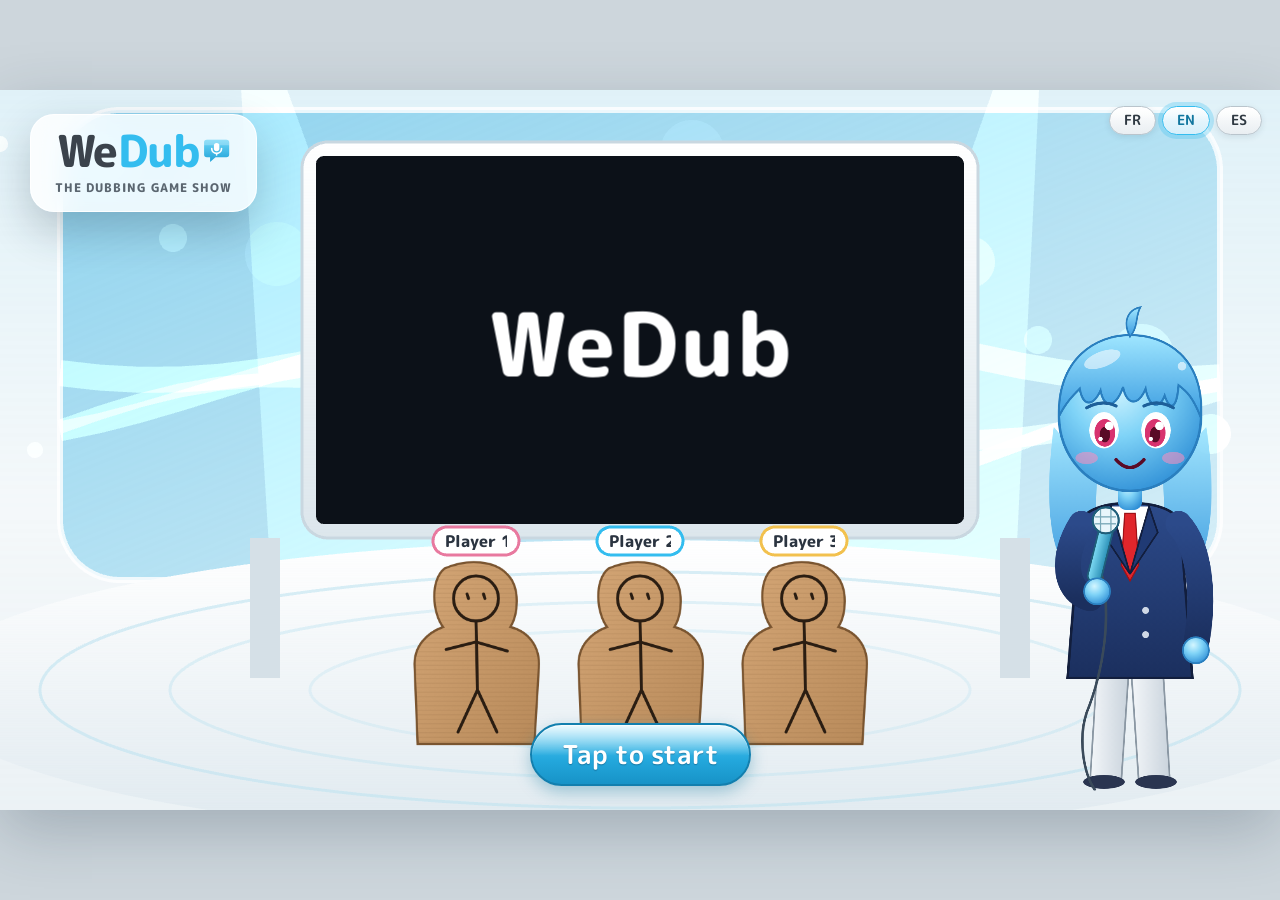
<file: wedub/index.html>
<!doctype html>
<html lang="fr">
  <head>
    <meta charset="UTF-8" />
    <link rel="icon" type="image/svg+xml" href="data:image/svg+xml,%3Csvg xmlns='http://www.w3.org/2000/svg' viewBox='0 0 64 64'%3E%3Crect width='64' height='64' rx='16' fill='%231b9dc4'/%3E%3Crect x='24' y='10' width='16' height='28' rx='8' fill='%23fff'/%3E%3Cpath d='M16 30a16 16 0 0 0 32 0M32 46v8M24 54h16' stroke='%23fff' stroke-width='4' fill='none' stroke-linecap='round'/%3E%3C/svg%3E" />
    <meta name="viewport" content="width=device-width, initial-scale=1.0, maximum-scale=1.0, viewport-fit=cover" />
    <meta name="apple-mobile-web-app-capable" content="yes" />
    <meta name="mobile-web-app-capable" content="yes" />
    <meta name="apple-mobile-web-app-status-bar-style" content="black-translucent" />
    <meta name="apple-mobile-web-app-title" content="WeDub" />
    <link rel="apple-touch-icon" href="./icon-180.png" />
    <link rel="manifest" href="./manifest.webmanifest" />
    <meta name="theme-color" content="#1b9dc4" />
    <meta name="description" content="WeDub : le jeu télé du doublage. Imite des répliques, double des scènes, seul, entre amis ou en stream." />
    <title>WeDub</title>
    <script type="module" crossorigin src="./assets/index-DG8r5NVm.js"></script>
    <link rel="modulepreload" crossorigin href="./assets/CanvasPool-O_8k9jVW.js">
    <link rel="modulepreload" crossorigin href="./assets/canvasUtils-DHiBpmSz.js">
    <link rel="modulepreload" crossorigin href="./assets/RenderTargetSystem-CHWUCnC7.js">
    <link rel="modulepreload" crossorigin href="./assets/getTextureBatchBindGroup-CDnZS9mH.js">
    <link rel="modulepreload" crossorigin href="./assets/getTexelRangeRects-5CG6mIA2.js">
    <link rel="stylesheet" crossorigin href="./assets/index-CFDF37Ud.css">
  </head>
  <body>
    <div id="root"></div>
  </body>
</html>
</file>
<file: wedub/assets/index-CFDF37Ud.css>
@font-face{font-family:"M PLUS Rounded 1c";font-style:normal;font-display:swap;font-weight:500;src:url(./m-plus-rounded-1c-latin-500-normal-D4L1U0OF.woff2)format("woff2"),url(./m-plus-rounded-1c-latin-500-normal-udtNJXmd.woff)format("woff")}@font-face{font-family:"M PLUS Rounded 1c";font-style:normal;font-display:swap;font-weight:700;src:url(./m-plus-rounded-1c-latin-700-normal-BYs1YzuX.woff2)format("woff2"),url(./m-plus-rounded-1c-latin-700-normal-DpYetMpZ.woff)format("woff")}@font-face{font-family:"M PLUS Rounded 1c";font-style:normal;font-display:swap;font-weight:800;src:url(./m-plus-rounded-1c-latin-800-normal-941enk6N.woff2)format("woff2"),url(./m-plus-rounded-1c-latin-800-normal-B5F1WBCU.woff)format("woff")}@font-face{font-family:"M PLUS Rounded 1c";font-style:normal;font-display:swap;font-weight:500;src:url(./m-plus-rounded-1c-latin-ext-500-normal-CGyGcroA.woff2)format("woff2"),url(./m-plus-rounded-1c-latin-ext-500-normal-CWMn22x0.woff)format("woff")}@font-face{font-family:"M PLUS Rounded 1c";font-style:normal;font-display:swap;font-weight:700;src:url(./m-plus-rounded-1c-latin-ext-700-normal-8QQsdmZa.woff2)format("woff2"),url(./m-plus-rounded-1c-latin-ext-700-normal-Cb8mSewo.woff)format("woff")}@font-face{font-family:"M PLUS Rounded 1c";font-style:normal;font-display:swap;font-weight:800;src:url(./m-plus-rounded-1c-latin-ext-800-normal-C01CBpaL.woff2)format("woff2"),url(./m-plus-rounded-1c-latin-ext-800-normal-2Q1MVESn.woff)format("woff")}:root{--bg:#f3f6f8;--surface:#fff;--surface-2:#f4f7f9;--ink:#2f3942;--ink-soft:#5b6670;--ink-faint:#7d8891;--line:#d5dde3;--line-strong:#b9c4cc;--sky:#34bdef;--sky-deep:#12779f;--sky-soft:#e4f5fc;--sun:#f2c14e;--sun-deep:#8a6400;--pink:#e8799f;--pink-deep:#a8345c;--mint:#6cc9a1;--mint-deep:#1d7a52;--grape:#9b8fe0;--tangerine:#f0a05a;--twitch:#6b2fd6;--night:#0d1118;--on-dark:#f2f6f9;--on-dark-soft:#c3ced8;--cyan:#7fd6f2;--red:#c8364a;--title-font:"M PLUS Rounded 1c", system-ui, sans-serif;--body-font:"M PLUS Rounded 1c", system-ui, -apple-system, "Segoe UI", sans-serif;--fs-xs:12px;--fs-sm:14px;--fs-md:16px;--fs-lg:20px;--fs-xl:26px;--fs-2xl:34px;--fs-3xl:48px;--r-sm:10px;--r-md:16px;--r-lg:24px;--r-pill:999px;--sp-1:4px;--sp-2:8px;--sp-3:12px;--sp-4:16px;--sp-5:24px;--sp-6:32px;--gloss:linear-gradient(180deg, #ffffffe6 0%, #fff0 52%);--sh-1:0 1px 0 #fff inset, 0 2px 6px #1e32461a;--sh-2:0 1px 0 #fff inset, 0 8px 22px #1e32461f, 0 2px 6px #1e324614;--sh-3:0 18px 44px #14283c3d;--focus:0 0 0 4px #34bdef47;--glass:#ffffffd1;--t-fast:.14s;--t-med:.24s;--t-slow:.42s;--ease:cubic-bezier(.2, .8, .3, 1);--ease-bounce:cubic-bezier(.3, 1.45, .5, 1);--z-world:0;--z-screen:1;--z-content:2;--z-fx:3;--z-ui:10;--z-hud:20;--z-overlay:50;--z-modal:60;--z-toast:80;--panel-shadow:var(--sh-2);--lightningcss-light:initial;--lightningcss-dark: ;color-scheme:light}*{box-sizing:border-box}html,body,#root{height:100%;margin:0}body{touch-action:manipulation;-webkit-tap-highlight-color:transparent;-webkit-touch-callout:none;color:var(--ink);font-family:var(--body-font);-webkit-font-smoothing:antialiased;-webkit-user-select:none;user-select:none;background:#d9e1e6;font-weight:500;overflow:hidden}input,textarea,select{-webkit-user-select:text;user-select:text;font-family:inherit}button{font-family:inherit}:focus-visible{box-shadow:var(--focus);outline:none}.viewport{background:#cdd6dc;place-items:center;display:grid;position:fixed;inset:0}.stage{transform-origin:0 0;background:var(--bg);width:1280px;height:720px;position:absolute;top:50%;left:50%;overflow:hidden;box-shadow:0 20px 60px #1e324640}.screen{z-index:var(--z-screen);position:absolute;inset:0}.screen.over-world{background:0 0}.reduce-motion *,.reduce-motion :before,.reduce-motion :after{transition-duration:1ms!important;animation-duration:1ms!important;animation-iteration-count:1!important}.bg-light,.bg-wii{background:repeating-linear-gradient(#fff0 0 5px,#ffffffd9 5px 6px),linear-gradient(#f8fafb 0%,#e8eef2 100%)}.bg-dark,.bg-booth{--ink:#eef4f8;--ink-soft:#b9c7d2;--ink-faint:#8fa1b0;--line:#ffffff24;--line-strong:#ffffff3d;--surface:#ffffff12;--surface-2:#ffffff0d;--sky-soft:#34bdef29;--sky-deep:#7fd6f2;--glass:#141c26b8;--sh-1:0 2px 6px #00000040;--sh-2:0 10px 26px #00000059;color:var(--ink);background:radial-gradient(at 50% -10%,#33414f 0%,#1d2731 55%,#141b22 100%)}.bg-dark .panel,.bg-dark .light-panel,.bg-dark .modal,.bg-dark .overlay,.bg-dark .bg-sunburst,.bg-dark .glass,.bg-dark .dialog,.bg-dark .chip,.bg-dark .toast{--ink:#2f3942;--ink-soft:#5b6670;--ink-faint:#7d8891;--line:#d5dde3;--line-strong:#b9c4cc;--surface:#fff;--surface-2:#f4f7f9;--sky-soft:#e4f5fc;--sky-deep:#12779f;--glass:#ffffffd1;--sh-1:0 1px 0 #fff inset, 0 2px 6px #1e32461a;--sh-2:0 1px 0 #fff inset, 0 8px 22px #1e32461f, 0 2px 6px #1e324614;color:var(--ink)}.bg-dark .btn:not(.primary):not(.go):not(.rec):not(.danger){color:var(--ink);border-color:var(--line-strong);box-shadow:var(--sh-1);background:linear-gradient(#ffffff24,#ffffff0d)}.bg-dark .btn.selected:not(.primary):not(.go){color:#fff;border-color:var(--sky);background:#34bdef38}.bg-dark .panel .btn:not(.primary):not(.go):not(.rec):not(.danger),.bg-dark .modal .btn:not(.primary):not(.go):not(.rec):not(.danger),.bg-dark .bg-sunburst .btn:not(.primary):not(.go):not(.rec):not(.danger){background:var(--gloss), linear-gradient(180deg, #fff 0%, #e9eef2 100%);color:var(--ink);border-color:var(--line-strong)}.bg-dark .tv{background:linear-gradient(#3a4856,#27323d);border-color:#ffffff1f}.bg-dark .panel .btn.selected:not(.primary):not(.go),.bg-dark .modal .btn.selected:not(.primary):not(.go){background:var(--gloss), linear-gradient(180deg, #f2fbff, #d6effa);color:var(--sky-deep);border-color:var(--sky);box-shadow:var(--focus)}.bg-dark .corner{color:var(--ink);border-color:var(--line-strong);background:#141c26b8}.bg-sunburst{background:radial-gradient(circle at 50% 40%,#fff 0%,#e7f4fa 45%,#cfe6f1 100%)}.title-text{font-family:var(--title-font);color:var(--ink);letter-spacing:.01em;text-shadow:0 1px #fff,0 6px 18px #283c501f;overflow-wrap:anywhere;font-weight:800;line-height:1.08}.title-text.light{color:#fff;text-shadow:0 2px 10px #00000073}.title-text.sky{color:var(--sky-deep)}.h-title{font-family:var(--title-font);color:var(--ink);font-weight:800;line-height:1.15}.eyebrow{font-weight:800;font-size:var(--fs-xs);letter-spacing:.08em;text-transform:uppercase;color:var(--ink-soft)}.btn{appearance:none;border:2px solid var(--line-strong);border-radius:var(--r-pill);background:var(--gloss), linear-gradient(180deg, #fff 0%, #e9eef2 100%);color:var(--ink);font-family:var(--title-font);font-weight:700;font-size:var(--fs-lg);cursor:pointer;box-shadow:var(--sh-1);transition:transform var(--t-fast) var(--ease-bounce), box-shadow var(--t-fast), border-color var(--t-fast), background var(--t-fast);justify-content:center;align-items:center;gap:var(--sp-2);white-space:nowrap;padding:9px 22px;line-height:1.2;display:inline-flex;position:relative}.btn svg{flex-shrink:0}.btn:hover:not(:disabled){border-color:var(--sky);box-shadow:var(--focus), 0 6px 14px #283c501f;transform:translateY(-1px)scale(1.02)}.btn:active:not(:disabled){transition-duration:60ms;transform:translateY(1px)scale(.97)}.btn:disabled{opacity:.5;cursor:default}.btn.selected{border-color:var(--sky);background:var(--gloss), linear-gradient(180deg, #f2fbff, #d6effa);color:var(--sky-deep);box-shadow:var(--focus)}.btn.big{font-size:var(--fs-xl);padding:14px 30px}.btn.small{font-size:var(--fs-sm);border-width:1.5px;padding:5px 14px}.btn.primary,.btn.go{background:var(--gloss), linear-gradient(180deg, #5ccdf4 0%, #23a7dc 60%, #1793c7 100%);color:#fff;text-shadow:0 1px 1px #00284659;border-color:#127fae;box-shadow:inset 0 1px #fff9,0 6px 16px #12779f59}.btn.primary:hover:not(:disabled),.btn.go:hover:not(:disabled){box-shadow:0 1px 0 #fff9 inset, var(--focus), 0 8px 20px #12779f66;border-color:#0f6e98}.btn.danger{background:var(--gloss), linear-gradient(180deg, #fff, #f9e3ea);color:var(--pink-deep);border-color:#d99ab0}.btn.rec{background:var(--gloss), linear-gradient(180deg, #ef7e9f, #cf4a6c);color:#fff;text-shadow:0 1px 1px #3c001459;border-color:#b13c5c;animation:1.6s ease-in-out infinite rec-pulse}@keyframes rec-pulse{50%{box-shadow:0 0 0 8px #cf4a6c29}}.corner{bottom:var(--sp-4);font-family:var(--title-font);font-weight:700;font-size:var(--fs-md);color:var(--ink);background:var(--gloss), var(--glass);-webkit-backdrop-filter:blur(10px);backdrop-filter:blur(10px);border:1.5px solid var(--line-strong);border-radius:var(--r-pill);cursor:pointer;box-shadow:var(--sh-1);z-index:var(--z-hud);transition:border-color var(--t-fast), box-shadow var(--t-fast), transform var(--t-fast) var(--ease-bounce);align-items:center;gap:6px;padding:8px 18px;display:inline-flex;position:absolute}.corner:hover{border-color:var(--sky);box-shadow:var(--focus);transform:scale(1.03)}.corner.left{left:var(--sp-4)}.corner.right{right:var(--sp-4)}.crumb{left:20px;top:var(--sp-4);font-family:var(--title-font);font-weight:800;font-size:var(--fs-sm);color:var(--ink-soft);letter-spacing:.04em;z-index:var(--z-ui);align-items:center;gap:var(--sp-2);display:flex;position:absolute}.crumb:before{content:"";background:var(--sky);border-radius:50%;width:10px;height:10px;box-shadow:0 0 0 4px #34bdef33}.light-panel,.panel{background:var(--surface);border:1.5px solid var(--line);border-radius:var(--r-lg);box-shadow:var(--sh-2);color:var(--ink)}.glass{background:var(--glass);-webkit-backdrop-filter:blur(14px)saturate(1.2);backdrop-filter:blur(14px)saturate(1.2);border-radius:var(--r-lg);box-shadow:var(--sh-3);color:var(--ink);border:1.5px solid #fffffff2}.side-panel{background:var(--surface);border:1.5px solid var(--line);border-radius:var(--r-lg);padding:var(--sp-3);box-shadow:var(--sh-2);flex-direction:column;gap:10px;display:flex}.side-panel .btn{font-size:var(--fs-md);width:100%;padding:8px 10px}.side-panel h4{text-align:center;font-family:var(--title-font);font-weight:800;font-size:var(--fs-md);margin:0 0 2px}.tv{border-radius:var(--r-lg);background:var(--gloss), linear-gradient(180deg, #fff, #e2e9ee);border:1.5px solid var(--line);box-shadow:var(--sh-2);padding:10px;position:absolute}.tv-screen{background:var(--night);border-radius:var(--r-md);width:100%;height:100%;position:relative;overflow:hidden}.tv-screen video,.tv-screen img.still{object-fit:contain;width:100%;height:100%;position:absolute;inset:0}.tv-screen .no-media{color:#789;place-items:center;display:grid;position:absolute;inset:0}.line-block{justify-content:flex-end;align-items:center;gap:var(--sp-2);z-index:var(--z-ui);pointer-events:none;flex-direction:column;display:flex;position:absolute}.line-block>*{pointer-events:auto}.line-text{text-align:center;max-width:100%;font-weight:700;font-size:var(--fs-lg);color:#fff;border-radius:var(--r-md);overflow-wrap:anywhere;background:#10161ed6;padding:6px 16px;line-height:1.35;box-shadow:0 4px 14px #0003}.line-text b{color:var(--cyan)}.wavebox{border-radius:var(--r-md);background:#101822f0;border:1.5px solid #7fd6f2cc;flex-shrink:0;position:relative;overflow:hidden;box-shadow:0 10px 26px #14283c4d}.wavebox.abs{position:absolute}.wavebox canvas{width:100%;height:100%;display:block}.caption{text-align:center;font-weight:700;font-size:var(--fs-lg);color:var(--ink);padding:0 60px;position:absolute;left:0;right:0}.dialog{background:var(--gloss), var(--glass);-webkit-backdrop-filter:blur(14px);backdrop-filter:blur(14px);border-radius:var(--r-lg);color:var(--ink);font-weight:700;font-size:var(--fs-lg);box-shadow:var(--sh-3);cursor:pointer;min-height:96px;z-index:var(--z-ui);border:1.5px solid #fffffff2;padding:22px 28px 26px;line-height:1.4;position:absolute}.dialog .speaker{background:var(--sky-deep);color:#fff;font-family:var(--title-font);font-weight:800;font-size:var(--fs-sm);letter-spacing:.05em;border-radius:var(--r-pill);padding:3px 14px;position:absolute;top:-14px;left:26px;box-shadow:0 4px 10px #12779f59}.dialog .next-dot{background:var(--sky);border-radius:50%;width:12px;height:12px;animation:2.4s ease-in-out infinite soft-pulse;position:absolute;bottom:14px;right:20px}.host-bubble{max-width:860px;z-index:var(--z-hud);background:var(--gloss), #fff;border:1.5px solid var(--line);border-radius:var(--r-pill);font-weight:700;font-size:var(--fs-md);color:var(--ink);box-shadow:var(--sh-2);white-space:nowrap;text-overflow:ellipsis;padding:6px 18px;position:absolute;top:8px;left:50%;overflow:hidden;transform:translate(-50%)}.host-bubble b{color:var(--pink-deep)}.list-row{color:var(--ink-soft);cursor:pointer;transition:background var(--t-fast);border-bottom:1px solid #e8eef1;align-items:center;gap:10px;padding:10px 14px;font-weight:700;display:flex}.list-row:last-child{border-bottom:0}.list-row:hover{background:#f2f9fc}.list-row.active{color:var(--ink);background:var(--sky-soft)}.field{font-weight:800;font-size:var(--fs-sm);color:var(--ink-soft);flex-direction:column;gap:6px;display:flex}.field input[type=text],.field input[type=password],.field select,.text-input,.select{font-size:var(--fs-md);border-radius:var(--r-md);border:1.5px solid var(--line-strong);color:var(--ink);background:#fbfcfd;outline:none;min-width:0;padding:9px 14px;font-weight:700}.field input:focus,.text-input:focus,.field select:focus,.select:focus{border-color:var(--sky);box-shadow:var(--focus)}.text-input::placeholder,.field input::placeholder{color:var(--ink-faint)}input[type=range]{accent-color:var(--sky-deep);width:100%}input[type=checkbox],input[type=radio]{accent-color:var(--sky-deep);width:20px;height:20px}.chip{border-radius:var(--r-pill);font-weight:800;font-size:var(--fs-sm);color:var(--ink);border:1.5px solid var(--line);box-shadow:var(--sh-1);background:#fff;align-items:center;gap:6px;padding:3px 12px;display:inline-flex}.muted{color:var(--ink-soft);font-weight:600}.overlay{z-index:var(--z-overlay);-webkit-backdrop-filter:blur(6px);backdrop-filter:blur(6px);background:#28374659;place-items:center;display:grid;position:absolute;inset:0}.modal{min-width:460px;max-width:900px;z-index:var(--z-modal);padding:28px 32px}.modal h2{font-family:var(--title-font);color:var(--ink);font-weight:800;font-size:var(--fs-xl);margin:0 0 14px}.progress{border-radius:var(--r-pill);background:#e3e9ed;height:12px;overflow:hidden}.progress>div{border-radius:var(--r-pill);background:linear-gradient(90deg,#5ccdf4,#1f9fd4);height:100%;transition:width .3s}.toast{background:var(--gloss), #fff;color:var(--ink);border-radius:var(--r-pill);border:1.5px solid var(--line);z-index:var(--z-toast);box-shadow:var(--sh-3);animation:toast-in var(--t-slow) var(--ease-bounce);text-align:center;pointer-events:none;align-items:center;gap:8px;max-width:900px;padding:10px 22px;font-weight:800;display:flex;position:absolute;top:64px;left:50%;transform:translate(-50%)}.toast.error{color:var(--pink-deep);border-color:#e7b3c4}@keyframes toast-in{0%{opacity:0;transform:translate(-50%,-12px)}}.pop-in{animation:pop-in var(--t-slow) var(--ease-bounce) both}@keyframes pop-in{0%{opacity:0;transform:scale(.9)}}.fade-in{animation:fade-in var(--t-med) ease-out both}@keyframes fade-in{0%{opacity:0}}.slide-up{animation:slide-up var(--t-slow) var(--ease) both}@keyframes slide-up{0%{opacity:0;transform:translateY(16px)}}.bob{animation:3.2s ease-in-out infinite bob}@keyframes bob{50%{transform:translateY(-5px)}}@keyframes pulse{50%{opacity:.6}}@keyframes soft-pulse{0%,to{opacity:1;transform:scale(1)}50%{opacity:.92;transform:scale(1.025)}}.soft-pulse{animation:3.2s ease-in-out infinite soft-pulse}.screen-enter{animation:screen-enter var(--t-slow) var(--ease) both}@keyframes screen-enter{0%{opacity:0;transform:scale(.99)}}.scroll{scrollbar-width:thin;overflow-y:auto}.scroll::-webkit-scrollbar{width:8px}.scroll::-webkit-scrollbar-thumb{background:#c4cfd7;border-radius:8px}.rotate-overlay{z-index:200;color:var(--ink);background:linear-gradient(#f7f9fa,#e3ecf1);flex-direction:column;justify-content:center;align-items:center;gap:14px;padding:24px;display:flex;position:fixed;inset:0}@keyframes rotate-phone{0%,30%{transform:rotate(0)}60%,to{transform:rotate(-90deg)}}.channel{border-radius:var(--r-lg);cursor:pointer;border:1.5px solid var(--line-strong);height:240px;box-shadow:var(--sh-2);padding:0 var(--sp-4) 14px;transition:transform var(--t-med) var(--ease-bounce), box-shadow var(--t-med), border-color var(--t-fast);font-family:var(--body-font);color:var(--ink);text-align:left;background:#fff;flex-direction:column;justify-content:flex-end;align-items:flex-start;display:flex;position:relative;overflow:hidden}.channel:before{content:"";border-radius:var(--r-md);background:linear-gradient(160deg, color-mix(in srgb, var(--c) 20%, #fff) 0%, color-mix(in srgb, var(--c) 42%, #fff) 100%);height:128px;position:absolute;top:10px;left:10px;right:10px}.channel:after{content:"";border-radius:var(--r-md) var(--r-md) 40px 40px;background:linear-gradient(#fff9,#fff0);height:56px;position:absolute;top:10px;left:10px;right:10px}.channel:hover{border-color:var(--sky);transform:translateY(-3px)scale(1.02);box-shadow:0 0 0 5px #34bdef40,0 14px 30px #283c5029}.channel:active{transform:scale(.98)}.channel-art{z-index:1;height:128px;transition:transform var(--t-slow) var(--ease-bounce);color:color-mix(in srgb, var(--c) 62%, #1f2a33);place-items:center;display:grid;position:absolute;top:10px;left:10px;right:10px}.channel:hover .channel-art{transform:scale(1.05)}.channel-title{font-family:var(--title-font);font-size:22px;font-weight:800;line-height:1.05;position:relative}.channel-sub{font-weight:600;font-size:var(--fs-xs);color:var(--ink-soft);min-height:33px;margin-top:5px;line-height:1.35;position:relative}.menu-bar{background:var(--gloss), linear-gradient(180deg, #f6f8f9, #dde5ea);height:98px;box-shadow:0 -1px 0 var(--line), 0 -8px 24px #283c500f;border-top:1.5px solid #fff;justify-content:space-between;align-items:center;padding:0 30px;display:flex;position:absolute;bottom:0;left:0;right:0}.round-btn{border:1.5px solid var(--line-strong);background:var(--gloss), linear-gradient(180deg, #fff, #eaeff2);cursor:pointer;width:58px;height:58px;color:var(--ink-soft);box-shadow:var(--sh-1);transition:transform var(--t-fast) var(--ease-bounce), border-color var(--t-fast), box-shadow var(--t-fast);font-family:var(--title-font);border-radius:50%;justify-content:center;align-items:center;gap:8px;font-weight:800;display:inline-flex}.round-btn:hover{border-color:var(--sky);box-shadow:var(--focus);color:var(--sky-deep);transform:scale(1.05)}.round-btn.profile{border-radius:var(--r-pill);width:auto;color:var(--ink);padding:4px 18px 4px 8px;font-size:18px}.switch{border-radius:var(--r-pill);width:50px;height:30px;transition:background var(--t-med);cursor:pointer;background:#d3dbe1;border:1.5px solid #bcc7cf;flex-shrink:0;position:relative}.switch span{width:22px;height:22px;transition:left var(--t-med) var(--ease-bounce);background:#fff;border-radius:50%;position:absolute;top:2.5px;left:2.5px;box-shadow:0 2px 4px #0000002e}.switch.on{background:var(--sky-deep);border-color:#0f6e98}.switch.on span{left:22.5px}.reaction-bar{border-radius:var(--r-lg);-webkit-backdrop-filter:blur(8px);backdrop-filter:blur(8px);z-index:var(--z-ui);background:#0e121a73;flex-direction:column;gap:8px;padding:8px;display:flex;position:absolute;top:110px;left:14px}.emote-btn{border-radius:var(--r-md);cursor:pointer;width:50px;height:50px;transition:transform var(--t-fast) var(--ease-bounce), background var(--t-fast);background:#ffffff29;border:1.5px solid #ffffff8c;padding:4px}.emote-btn:hover{background:#ffffff52;transform:scale(1.1)}.emote-btn:active{transition-duration:50ms;transform:scale(.92)}.emote-btn img{object-fit:contain;pointer-events:none;width:100%;height:100%}.emote-slot{border-radius:var(--r-md);border:2px dashed var(--line-strong);background:var(--surface-2);cursor:pointer;width:64px;height:64px;padding:6px;position:relative}.emote-slot.on{border:2px solid var(--sky-deep);box-shadow:var(--focus);background:var(--sky-soft)}.emote-slot img{object-fit:contain;width:100%;height:100%}.emote-slot-n{color:var(--ink-soft);font-size:11px;font-weight:800;position:absolute;bottom:1px;right:3px}.emote-pack{border:1.5px solid var(--line);border-radius:var(--r-md);padding:var(--sp-3);background:#fff}.emote-pick{border-radius:var(--r-sm);border:1.5px solid var(--line);cursor:pointer;width:52px;height:52px;transition:transform var(--t-fast) var(--ease-bounce);background:#fff;padding:4px}.emote-pick:hover{border-color:var(--sky);transform:scale(1.08)}.emote-pick.in{border-color:var(--sky-deep);background:var(--sky-soft)}.emote-pick img{object-fit:contain;width:100%;height:100%}.cine-dock{height:84px;z-index:var(--z-content);pointer-events:none;background:linear-gradient(#05060a00 0%,#05060a99 45%,#05060ae6 100%);position:absolute;bottom:0;left:0;right:0}.cine-actions{right:var(--sp-4);gap:var(--sp-2);z-index:var(--z-hud);display:flex;position:absolute;bottom:14px}.reaction-bar,.cine-dock,.cine-actions{transition:opacity .5s}body.film-on .reaction-bar{opacity:.18}body.film-on .cine-dock{opacity:0}body.film-on .cine-actions{opacity:.25}body.film-on .reaction-bar:hover,body.film-on .cine-actions:hover{opacity:1}.screen-overlay{z-index:var(--z-content);pointer-events:none;position:absolute;container-type:size}.screen-overlay>*{pointer-events:auto}.result-card{background:var(--gloss), #fff;border-radius:var(--r-lg);text-align:center;width:min(62cqw,520px);max-height:92cqh;color:var(--ink);border:5px solid var(--c,var(--sky));flex-direction:column;align-items:center;gap:clamp(2px,1cqh,8px);padding:clamp(10px,3cqh,20px) clamp(14px,4cqw,26px);display:flex;position:absolute;top:50%;left:50%;overflow:hidden;transform:translate(-50%,-50%);box-shadow:0 16px 40px #0006}.result-card .big{font-family:var(--title-font);color:var(--sky-deep);font-size:clamp(30px,15cqh,84px);font-weight:800;line-height:1}.result-card .label{font-family:var(--title-font);font-size:clamp(13px,4.2cqh,22px);font-weight:800}.result-card .sub{color:var(--ink-soft);overflow-wrap:anywhere;font-size:clamp(12px,3.4cqh,17px);font-weight:700}.result-panel{background:var(--gloss), linear-gradient(180deg, #f8fbfd, #e3eff6);color:var(--ink);flex-direction:column;gap:clamp(4px,1.6cqh,10px);padding:clamp(8px,3cqh,18px) clamp(12px,3cqw,28px);display:flex;position:absolute;inset:0;overflow:hidden}.result-panel .title{font-family:var(--title-font);text-align:center;color:var(--ink);font-size:clamp(18px,7cqh,38px);font-weight:800;line-height:1.1}.result-row{border:1.5px solid var(--line);border-radius:var(--r-md);background:#fff;flex-shrink:0;align-items:center;gap:clamp(6px,1.5cqw,14px);min-height:0;padding:clamp(3px,1cqh,8px) clamp(8px,1.6cqw,16px);font-size:clamp(13px,4cqh,21px);font-weight:800;display:flex}.result-row .rank{font-family:var(--title-font);width:2.6em;color:var(--ink-soft);flex-shrink:0}.result-row .rank.first{color:var(--sun-deep)}.result-row .name{text-overflow:ellipsis;white-space:nowrap;flex:1;min-width:0;overflow:hidden}.result-row .score{font-family:var(--title-font);color:var(--sky-deep);flex-shrink:0;font-size:1.3em}.lang-code{font-size:var(--fs-xs);letter-spacing:.5px;background:var(--ink);color:#fff;border-radius:6px;padding:2px 6px;font-weight:900}.btn.selected .lang-code{background:var(--sky-deep)}.empty-state{justify-content:center;align-items:center;gap:var(--sp-3);text-align:center;height:100%;padding:var(--sp-6);flex-direction:column;display:flex}.empty-art{width:150px;height:150px;color:var(--sky-deep);background:var(--gloss), linear-gradient(180deg, #f2fbff, #d8f0fb);border:1.5px solid #fff;border-radius:40px;place-items:center;margin-bottom:8px;animation:3.6s ease-in-out infinite bob;display:grid;box-shadow:0 10px 30px #12779f29}.step{vertical-align:2px;color:#fff;background:var(--gloss), linear-gradient(180deg, #4cc6f2, var(--sky-deep));border-radius:50%;place-items:center;width:30px;height:30px;margin-right:10px;font-size:17px;display:inline-grid;box-shadow:0 2px 5px #12779f59}.rule-card{perspective:900px;width:360px;z-index:var(--z-ui);pointer-events:none;margin-left:-180px;position:absolute;top:92px;left:50%}.rule-card-inner{text-align:center;color:var(--ink);background:var(--gloss), linear-gradient(180deg, #fff, color-mix(in srgb, var(--c) 12%, #fff));box-shadow:var(--sh-3), inset 0 0 0 5px color-mix(in srgb, var(--c) 25%, transparent);animation:rule-flip .7s var(--ease-bounce) both;border:2px solid #fff;border-radius:28px;padding:18px 22px 20px}@keyframes rule-flip{0%{opacity:0;transform:rotateY(120deg)scale(.8)}60%{opacity:1}to{transform:rotateY(0)scale(1)}}.rule-art{color:#fff;background:var(--gloss), linear-gradient(180deg, color-mix(in srgb, var(--c) 70%, #fff), var(--c));width:112px;height:112px;box-shadow:0 6px 14px color-mix(in srgb, var(--c) 45%, transparent);border-radius:30px;place-items:center;margin:8px auto 6px;display:grid}.rule-name{font-family:var(--title-font);font-size:32px;font-weight:800}.rule-desc{color:var(--ink-soft);margin-top:4px;font-size:15px;font-weight:700;line-height:1.4}.rule-voice{border-radius:var(--r-pill);font-family:var(--title-font);color:#fff;background:color-mix(in srgb, var(--c) 70%, #000);margin-top:10px;padding:6px 16px;font-size:22px;font-weight:800;display:inline-block}.rule-mult{font-family:var(--title-font);color:color-mix(in srgb, var(--c) 55%, #000);margin-top:8px;font-weight:800}.rule-chip{border-radius:var(--r-pill);font-weight:800;font-size:var(--fs-sm);color:color-mix(in srgb, var(--c) 55%, #000);box-shadow:var(--sh-2), inset 0 0 0 2px color-mix(in srgb, var(--c) 40%, transparent);background:#fff;align-items:center;gap:7px;padding:6px 14px 6px 10px;display:inline-flex}.rule-chip b{color:var(--ink)}.rule-chip em{color:#fff;background:color-mix(in srgb, var(--c) 70%, #000);border-radius:8px;padding:1px 6px;font-style:normal}.blindfold{z-index:0;pointer-events:none;color:#fff;text-align:center;font-family:var(--title-font);background:radial-gradient(circle at 50% 40%,#3b3778,#17152e);border-radius:8px;place-items:center;font-size:34px;font-weight:800;display:grid;position:absolute}.swatch{width:34px;height:34px;box-shadow:0 0 0 2px var(--line-strong);cursor:pointer;transition:transform var(--t-fast) var(--ease-bounce);border:3px solid #fff;border-radius:50%}.swatch:hover{transform:scale(1.08)}.swatch.on{box-shadow:0 0 0 3px var(--sky-deep)}.studio-row{align-items:center;gap:var(--sp-2);border-radius:var(--r-md);cursor:pointer;transition:background var(--t-fast);border:1.5px solid #0000;padding:5px 8px;display:flex}.studio-row:hover{background:var(--surface-2)}.studio-row.on{background:var(--sky-soft);border-color:var(--sky)}.studio-row .text-input{font-size:var(--fs-sm);flex:1;padding:6px 10px}.studio-row select{font-family:inherit;font-weight:700;font-size:var(--fs-sm);border-radius:var(--r-sm);border:1.5px solid var(--line-strong);color:var(--ink);background:#fff;max-width:120px;padding:5px 6px}.studio-n{border-radius:var(--r-pill);min-width:26px;height:26px;font-weight:800;font-size:var(--fs-xs);color:#1c2329;place-items:center;padding:0 4px;display:grid;box-shadow:inset 0 0 0 1.5px #0000001f}.studio-time{font-weight:800;font-size:var(--fs-xs);color:var(--ink-soft);font-variant-numeric:tabular-nums;text-align:right;min-width:52px}.studio-face{border-radius:var(--r-sm);background:var(--surface-2);border:1.5px solid var(--line);flex-shrink:0;width:40px;height:40px;overflow:hidden}.studio-face img{object-fit:cover;width:100%;height:100%}.studio-timeline{border-radius:var(--r-md);cursor:text;box-shadow:var(--sh-2);background:linear-gradient(#1a2430,#121a23);border:1.5px solid #0e151c;overflow:hidden}.studio-region{background:color-mix(in srgb, var(--c) 40%, transparent);border:2px solid var(--c);cursor:grab;border-radius:10px;align-items:flex-start;display:flex;position:absolute;top:34px;bottom:34px;overflow:hidden}.studio-region.on{box-shadow:0 0 0 3px #fff, 0 0 18px var(--c);z-index:2}.studio-label{color:#fff;white-space:nowrap;text-overflow:ellipsis;text-shadow:0 1px 2px #000;flex:1;min-width:0;padding:3px 4px;font-size:11px;font-weight:800;overflow:hidden}.studio-handle{cursor:ew-resize;background:color-mix(in srgb, var(--c) 80%, #fff);opacity:.9;flex-shrink:0;align-self:stretch;width:8px}
</file>
